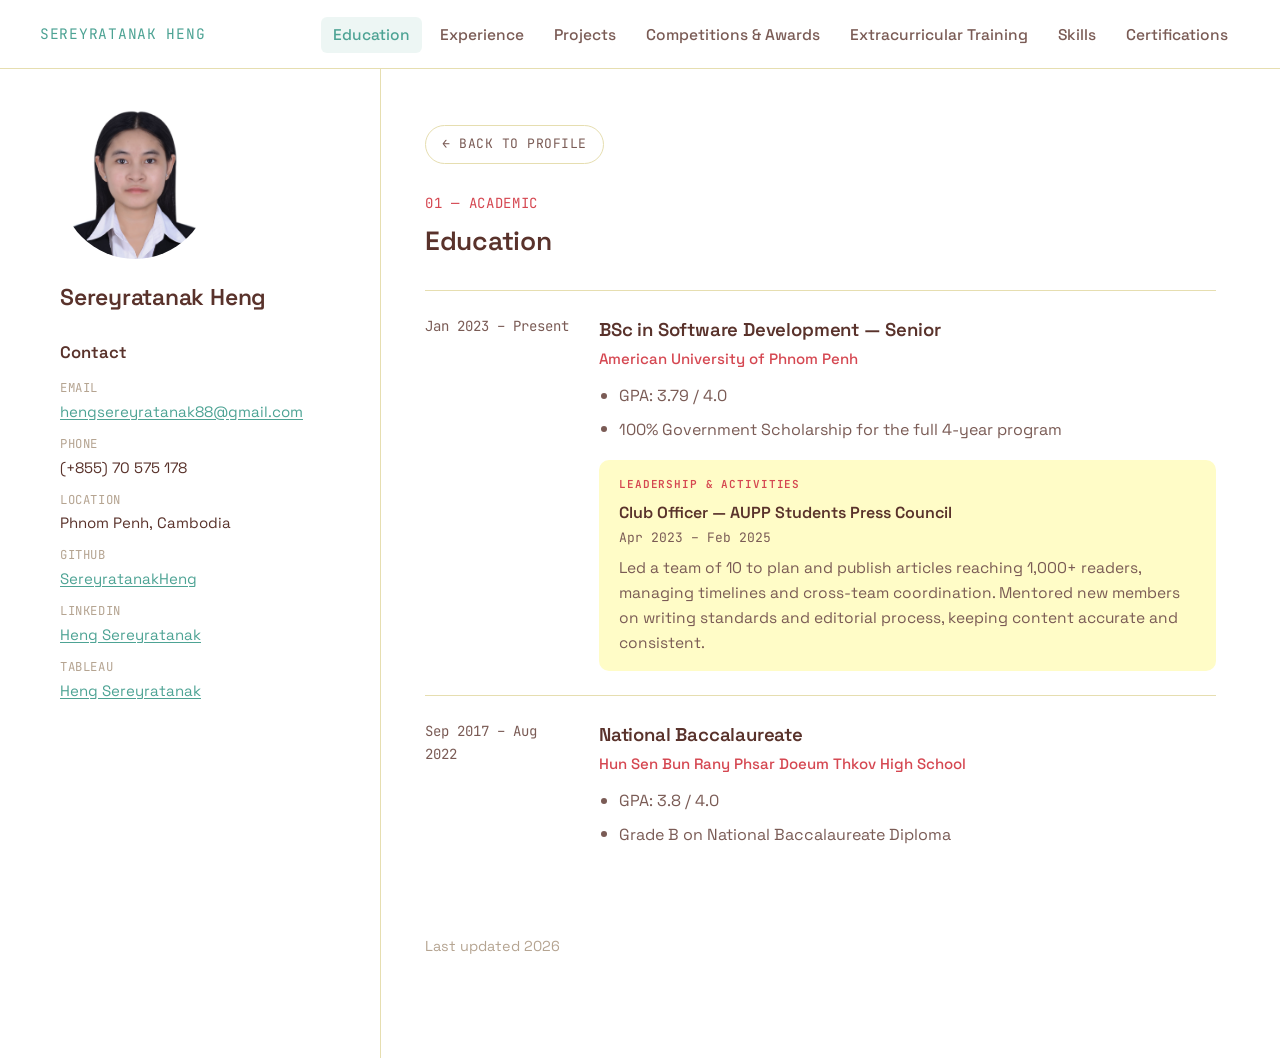
<file: education.html>
<!DOCTYPE html>
<html lang="en">
<head>
<meta charset="UTF-8">
<meta name="viewport" content="width=device-width, initial-scale=1.0">
<title>Education — Sereyratanak Heng</title>
<link rel="preconnect" href="https://fonts.googleapis.com">
<link rel="preconnect" href="https://fonts.gstatic.com" crossorigin>
<link href="https://fonts.googleapis.com/css2?family=Space+Grotesk:wght@300;400;500;600;700&family=JetBrains+Mono:wght@400;500;700&display=swap" rel="stylesheet">
<style>
  :root{
    --bg: #ffffff;
    --surface: #FFFCC7;
    --line: #E6DEB0;
    --text: #59322B;
    --text-muted: #7A5B55;
    --gold: #4DA394;
    --teal: #D54751;
    --highlight: #EF9A48;
  }

  *{ box-sizing: border-box; }

  body{
    margin: 0;
    background: var(--bg);
    color: var(--text);
    font-family: 'Space Grotesk', sans-serif;
    line-height: 1.6;
    font-size: 17.5px;
    -webkit-font-smoothing: antialiased;
  }

  a{ color: var(--teal); text-decoration: none; }
  a:hover{ text-decoration: underline; }

  h1, h2, h3{ font-family: 'Space Grotesk', sans-serif; font-weight: 600; letter-spacing: -0.01em; }

  /* ---------- TOP HEADER ---------- */
  header{
    position: sticky;
    top: 0;
    z-index: 100;
    background: #ffffff;
    border-bottom: 1px solid var(--line);
  }
  .header-inner{
    max-width: none;
    padding: 20px 40px;
    display: flex;
    align-items: center;
    justify-content: space-between;
  }
  .header-mark{
    font-family: 'JetBrains Mono', monospace;
    font-size: 14.5px;
    color: var(--gold);
    letter-spacing: 0.05em;
  }
  .header-nav{ display: flex; gap: 6px; list-style: none; margin: 0; padding: 0; flex-wrap: wrap; justify-content: flex-end; }
  .header-nav a{
    font-size: 15.5px;
    color: var(--text-muted);
    text-decoration: none;
    padding: 8px 12px;
    border-radius: 6px;
    font-weight: 500;
    transition: color .2s, background .2s;
    white-space: nowrap;
  }
  .header-nav a:hover{ color: var(--text); background: var(--surface); }
  .header-nav a.active{ color: var(--gold); background: rgba(77,163,148,0.10); }
  .header-toggle{
    display: none;
    background: none;
    border: 1px solid var(--line);
    color: var(--text);
    border-radius: 6px;
    padding: 8px 12px;
    font-size: 15.5px;
  }
  @media (max-width: 900px){
    .header-nav{
      position: fixed; top: 60px; left: 0; right: 0; bottom: 0;
      background: #ffffff; flex-direction: column; padding: 24px;
      transform: translateX(100%); transition: transform .25s ease;
    }
    .header-nav.open{ transform: translateX(0); }
    .header-nav a{ font-size: 20px; padding: 14px 0; border-bottom: 1px solid var(--line); border-radius: 0; }
    .header-toggle{ display: block; }
  }

  .layout{
    display: flex;
    max-width: none;
    padding: 0 40px;
    align-items: flex-start;
  }

  /* ---------- SIDEBAR ---------- */
  .sidebar{
    width: 300px;
    flex-shrink: 0;
    padding: 40px 8px 56px 20px;
    position: sticky;
    top: 61px;
    align-self: flex-start;
    max-height: calc(100vh - 61px);
    overflow-y: auto;
  }

  .sidebar img{
    width: 150px; height: 150px;
    border-radius: 50%;
    object-fit: cover;
    display: block;
    margin-bottom: 20px;
  }

  .sidebar .photo-placeholder{
    width: 150px; height: 150px;
    border-radius: 50%;
    background: var(--surface);
    border: 1px solid var(--line);
    color: #B5A491;
    display: flex; align-items: center; justify-content: center;
    text-align: center; font-size: 0.86rem;
    margin-bottom: 20px;
  }

  .sidebar h1{ font-size: 1.43rem; margin: 0 0 24px; }
  .sidebar .role{ color: var(--text-muted); font-size: 0.97rem; margin-bottom: 24px; }

  .sidebar .contact-heading{
    font-family: 'Space Grotesk', sans-serif;
    font-size: 1.04rem;
    font-weight: 600;
    color: var(--text);
    margin-bottom: 12px;
  }

  .sidebar .contact-list{ list-style: none; padding: 0; margin: 0; font-size: 0.94rem; }
  .sidebar .contact-list li{ margin-bottom: 10px; }
  .sidebar .contact-list span{
    display: block; font-family: 'JetBrains Mono', monospace;
    color: #B5A491; font-size: 0.77rem; text-transform: uppercase;
    letter-spacing: 0.05em; margin-bottom: 2px;
  }
  .sidebar .contact-list a{
    color: var(--gold);
    text-decoration: underline;
    text-underline-offset: 2px;
    overflow-wrap: break-word;
  }
  .sidebar .contact-list a:hover{
    color: var(--teal);
  }

  /* ---------- DIVIDER ---------- */
  .divider{
    width: 1px;
    align-self: stretch;
    background: var(--line);
    margin-left: 40px;
    flex-shrink: 0;
  }

  /* ---------- MAIN ---------- */
  main{
    flex: 1; min-width: 0;
    padding: 56px 24px 100px 44px;
  }

  main > p.intro{
    margin: 0 0 40px; max-width: 640px;
    color: var(--text-muted); font-size: 17.5px;
  }

  section{ margin-bottom: 56px; }

  .section-head{ margin-bottom: 28px; }
  .section-head .index{
    font-family: 'JetBrains Mono', monospace; font-size: 14px;
    color: var(--teal); letter-spacing: 0.05em;
  }
  .section-head h2{ font-size: 1.65rem; margin: 6px 0 0; }

  /* keep long-form rows at a readable measure on very wide screens */
  .exp-item, .proj-item, .award-item, .skill-row{ max-width: 1240px; }

  /* ---------- EXPERIENCE ---------- */
  .exp-item{
    display: grid; grid-template-columns: 150px 1fr; gap: 24px;
    padding: 24px 0; border-top: 1px solid var(--line);
  }
  .exp-item:first-of-type{ border-top: none; padding-top: 0; }
  .exp-date{ font-family: 'JetBrains Mono', monospace; font-size: 14px; color: var(--text-muted); }
  .exp-role h3{ font-size: 1.16rem; font-weight: 600; margin: 0; }
  .exp-org{ color: var(--teal); font-size: 15px; margin-top: 2px; font-weight: 500; }
  .exp-org a{
    color: var(--gold);
    text-decoration: underline;
    text-underline-offset: 2px;
  }
  .exp-org a:hover{
    color: var(--teal);
  }
  .exp-list{ margin: 12px 0 0; padding: 0; list-style: none; }
  .exp-list li{
    position: relative; padding-left: 20px; margin-bottom: 8px;
    color: var(--text-muted); font-size: 16px;
  }
  .exp-list li::before{
    content: ''; position: absolute; left: 2px; top: 0.6em;
    width: 6px; height: 6px; border-radius: 50%;
    background: var(--text-muted);
  }

  .sub-activity{
    margin-top: 18px;
    padding: 16px 20px;
    background: var(--surface);
    border-radius: 10px;
  }
  .sub-activity-label{
    font-family: 'JetBrains Mono', monospace;
    font-size: 11px; letter-spacing: 0.08em; text-transform: uppercase;
    color: var(--teal); font-weight: 600; margin-bottom: 6px;
  }
  .sub-activity-title{ font-weight: 600; color: var(--text); font-size: 16px; }
  .sub-activity-date{
    font-family: 'JetBrains Mono', monospace;
    font-size: 13px; color: var(--text-muted); margin: 2px 0 8px;
  }
  .sub-activity-desc{ margin: 0; color: var(--text-muted); font-size: 15.5px; }

  @media (max-width: 700px){
    .exp-item{ grid-template-columns: 1fr; gap: 8px; }
  }

  /* ---------- PROJECTS ---------- */
  .proj-item{
    display: grid; grid-template-columns: 150px 1fr; gap: 24px;
    padding: 24px 0; border-top: 1px solid var(--line);
  }
  .proj-item:first-of-type{ border-top: none; padding-top: 0; }
  .proj-item .metric{
    font-family: 'JetBrains Mono', monospace; font-size: 1.26rem;
    color: var(--gold); font-weight: 700;
  }
  .proj-item .metric-label{ font-size: 14px; color: var(--text-muted); margin-left: 6px; }

  @media (max-width: 700px){
    .proj-item{ grid-template-columns: 1fr; gap: 8px; }
  }

  /* ---------- AWARD-STYLE LIST (reused for training) ---------- */
  .award-item{
    display: flex; gap: 20px; padding: 22px 0;
    border-top: 1px solid var(--line); align-items: flex-start;
  }
  .award-item:first-of-type{ border-top: none; padding-top: 0; }
  .award-badge{
    flex-shrink: 0; width: 52px; height: 52px; border-radius: 50%;
    border: 1px solid var(--gold); display: flex; align-items: center; justify-content: center;
    font-family: 'JetBrains Mono', monospace; font-size: 11.5px; color: var(--gold);
    text-align: center; font-weight: 700; line-height: 1.2;
  }
  .award-content h3{ font-size: 1.1rem; margin: 0; }
  .award-content .meta{ font-size: 14px; color: var(--teal); margin-top: 2px; font-weight: 500; }
  .award-content p{ margin: 8px 0 0; color: var(--text-muted); font-size: 16px; max-width: 580px; }
  /* ---------- SKILLS ---------- */
  .skill-row{
    display: grid; grid-template-columns: 170px 1fr; gap: 20px;
    padding: 16px 0; border-top: 1px solid var(--line);
    font-size: 16px; align-items: baseline;
  }
  .skill-row:first-of-type{ border-top: none; padding-top: 0; }
  .skill-label{
    font-family: 'JetBrains Mono', monospace; font-size: 13px;
    color: var(--teal); text-transform: uppercase; letter-spacing: 0.04em;
  }
  .skill-value{ color: var(--text-muted); }
  @media (max-width: 700px){
    .skill-row{ grid-template-columns: 1fr; gap: 4px; }
  }

  /* ---------- DETAIL PAGE ---------- */
  .back-link{
    display: inline-flex; align-items: center; gap: 8px;
    margin-bottom: 28px; padding: 8px 16px;
    border: 1px solid var(--line); border-radius: 999px;
    font-family: 'JetBrains Mono', monospace;
    font-size: 13px; color: var(--text-muted);
    letter-spacing: 0.04em; text-decoration: none;
    transition: border-color .2s, color .2s, background .2s;
  }
  .back-link:hover{
    border-color: var(--gold); color: var(--gold); background: var(--surface);
    text-decoration: none;
  }
  footer{ color: #B5A491; font-size: 0.9rem; margin-top: 10px; }

  @media (max-width: 760px){
    .header-inner{ padding: 16px 20px; }
    .layout{ flex-direction: column; padding: 0; }
    .divider{ display: none; }
    .sidebar{
      width: 100%; position: static;
      padding: 32px 20px 24px; border-bottom: 1px solid var(--line);
    }
    main{ padding: 32px 20px 60px; }
  }
</style>
</head>
<body>

<header>
  <div class="header-inner">
    <div class="header-mark"><a href="index.html" style="color:inherit">SEREYRATANAK HENG</a></div>
    <button class="header-toggle" id="headerToggle" aria-label="Toggle navigation">&#9776;</button>
    <ul class="header-nav" id="headerNav">
      <li><a href="education.html" class="active" aria-current="page">Education</a></li>
      <li><a href="experience.html">Experience</a></li>
      <li><a href="projects.html">Projects</a></li>
      <li><a href="awards.html">Competitions &amp; Awards</a></li>
      <li><a href="training.html">Extracurricular Training</a></li>
      <li><a href="skills.html">Skills</a></li>
      <li><a href="certifications.html">Certifications</a></li>
    </ul>
  </div>
</header>

<div class="layout">

  <aside class="sidebar">
    <!-- Replace src below with your photo, e.g. "photo.jpg" placed in the same folder -->
    <img src="photo.jpg" alt="Sereyratanak Heng" onerror="this.style.display='none'; this.nextElementSibling.style.display='flex';">
    <div class="photo-placeholder" style="display:none;">Add photo.jpg<br>to this folder</div>

    <h1>Sereyratanak Heng</h1>

    <div class="contact-heading">Contact</div>
    <ul class="contact-list">
      <li><span>Email</span><a href="mailto:hengsereyratanak88@gmail.com">hengsereyratanak88<wbr>@gmail.com</a></li>
      <li><span>Phone</span>(+855) 70 575 178</li>
      <li><span>Location</span>Phnom Penh, Cambodia</li>
      <li><span>GitHub</span><a href="https://github.com/SereyratanakHeng" target="_blank" rel="noopener">SereyratanakHeng</a></li>
      <li><span>LinkedIn</span><a href="https://linkedin.com/in/heng-sereyratanak" target="_blank" rel="noopener">Heng Sereyratanak</a></li>
      <li><span>Tableau</span><a href="https://public.tableau.com/app/profile/sereyratanak.heng/vizzes" target="_blank" rel="noopener">Heng Sereyratanak</a></li>
    </ul>
  </aside>

  <div class="divider"></div>

  <main>

    <a class="back-link" href="index.html">&#8592; BACK TO PROFILE</a>

    <section id="education">
      <div class="section-head">
        <div class="index">01 — ACADEMIC</div>
        <h2>Education</h2>
      </div>

      <div class="exp-item">
        <div class="exp-date">Jan 2023 – Present</div>
        <div class="exp-role">
          <h3>BSc in Software Development — Senior</h3>
          <div class="exp-org">American University of Phnom Penh</div>
          <ul class="exp-list">
            <li>GPA: 3.79 / 4.0</li>
            <li>100% Government Scholarship for the full 4-year program</li>
          </ul>

          <div class="sub-activity">
            <div class="sub-activity-label">Leadership &amp; Activities</div>
            <div class="sub-activity-title">Club Officer — AUPP Students Press Council</div>
            <div class="sub-activity-date">Apr 2023 – Feb 2025</div>
            <p class="sub-activity-desc">Led a team of 10 to plan and publish articles reaching 1,000+ readers, managing timelines and cross-team coordination. Mentored new members on writing standards and editorial process, keeping content accurate and consistent.</p>
          </div>
        </div>
      </div>

      <div class="exp-item">
        <div class="exp-date">Sep 2017 – Aug 2022</div>
        <div class="exp-role">
          <h3>National Baccalaureate</h3>
          <div class="exp-org">Hun Sen Bun Rany Phsar Doeum Thkov High School</div>
          <ul class="exp-list">
            <li>GPA: 3.8 / 4.0</li>
            <li>Grade B on National Baccalaureate Diploma</li>
          </ul>
        </div>
      </div>

    </section>

    <footer>Last updated 2026</footer>
  </main>

</div>

<script>
  // mobile nav toggle
  const toggle = document.getElementById('headerToggle');
  const navList = document.getElementById('headerNav');
  toggle.addEventListener('click', () => navList.classList.toggle('open'));
  navList.querySelectorAll('a').forEach(a => a.addEventListener('click', () => navList.classList.remove('open')));
</script>

</body>
</html>
</file>
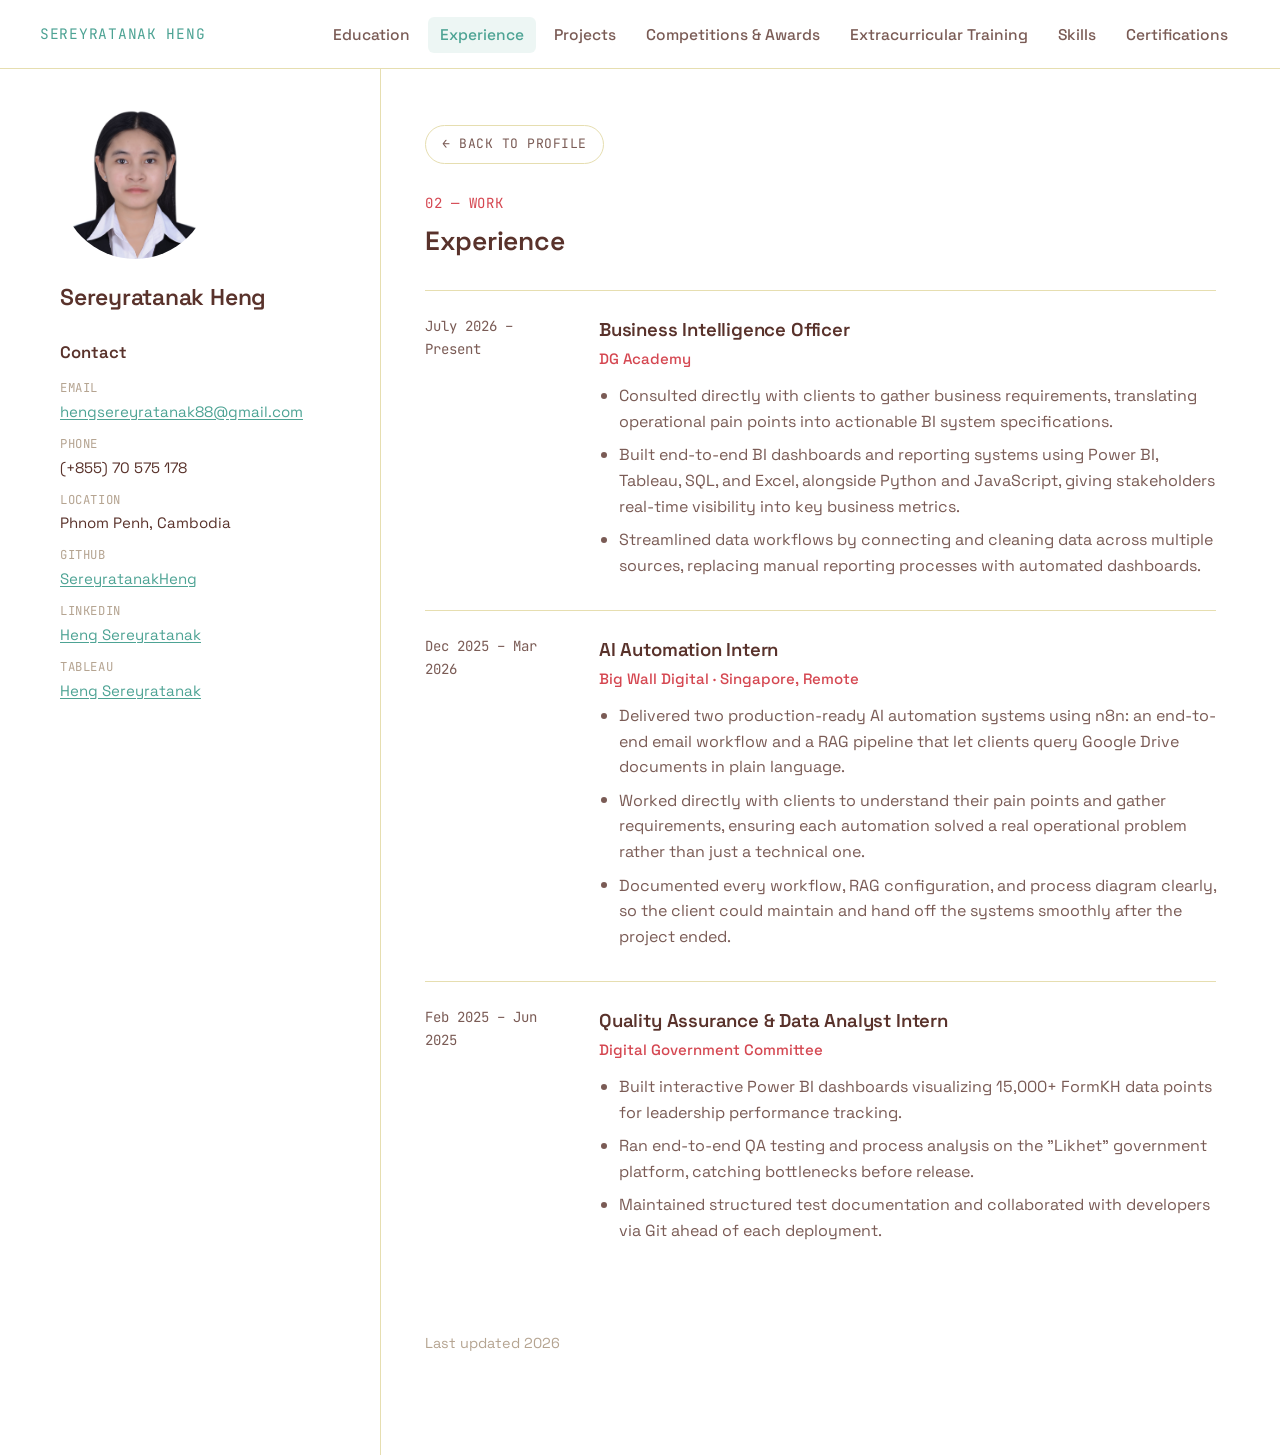
<file: experience.html>
<!DOCTYPE html>
<html lang="en">
<head>
<meta charset="UTF-8">
<meta name="viewport" content="width=device-width, initial-scale=1.0">
<title>Experience — Sereyratanak Heng</title>
<link rel="preconnect" href="https://fonts.googleapis.com">
<link rel="preconnect" href="https://fonts.gstatic.com" crossorigin>
<link href="https://fonts.googleapis.com/css2?family=Space+Grotesk:wght@300;400;500;600;700&family=JetBrains+Mono:wght@400;500;700&display=swap" rel="stylesheet">
<style>
  :root{
    --bg: #ffffff;
    --surface: #FFFCC7;
    --line: #E6DEB0;
    --text: #59322B;
    --text-muted: #7A5B55;
    --gold: #4DA394;
    --teal: #D54751;
    --highlight: #EF9A48;
  }

  *{ box-sizing: border-box; }

  body{
    margin: 0;
    background: var(--bg);
    color: var(--text);
    font-family: 'Space Grotesk', sans-serif;
    line-height: 1.6;
    font-size: 17.5px;
    -webkit-font-smoothing: antialiased;
  }

  a{ color: var(--teal); text-decoration: none; }
  a:hover{ text-decoration: underline; }

  h1, h2, h3{ font-family: 'Space Grotesk', sans-serif; font-weight: 600; letter-spacing: -0.01em; }

  /* ---------- TOP HEADER ---------- */
  header{
    position: sticky;
    top: 0;
    z-index: 100;
    background: #ffffff;
    border-bottom: 1px solid var(--line);
  }
  .header-inner{
    max-width: none;
    padding: 20px 40px;
    display: flex;
    align-items: center;
    justify-content: space-between;
  }
  .header-mark{
    font-family: 'JetBrains Mono', monospace;
    font-size: 14.5px;
    color: var(--gold);
    letter-spacing: 0.05em;
  }
  .header-nav{ display: flex; gap: 6px; list-style: none; margin: 0; padding: 0; flex-wrap: wrap; justify-content: flex-end; }
  .header-nav a{
    font-size: 15.5px;
    color: var(--text-muted);
    text-decoration: none;
    padding: 8px 12px;
    border-radius: 6px;
    font-weight: 500;
    transition: color .2s, background .2s;
    white-space: nowrap;
  }
  .header-nav a:hover{ color: var(--text); background: var(--surface); }
  .header-nav a.active{ color: var(--gold); background: rgba(77,163,148,0.10); }
  .header-toggle{
    display: none;
    background: none;
    border: 1px solid var(--line);
    color: var(--text);
    border-radius: 6px;
    padding: 8px 12px;
    font-size: 15.5px;
  }
  @media (max-width: 900px){
    .header-nav{
      position: fixed; top: 60px; left: 0; right: 0; bottom: 0;
      background: #ffffff; flex-direction: column; padding: 24px;
      transform: translateX(100%); transition: transform .25s ease;
    }
    .header-nav.open{ transform: translateX(0); }
    .header-nav a{ font-size: 20px; padding: 14px 0; border-bottom: 1px solid var(--line); border-radius: 0; }
    .header-toggle{ display: block; }
  }

  .layout{
    display: flex;
    max-width: none;
    padding: 0 40px;
    align-items: flex-start;
  }

  /* ---------- SIDEBAR ---------- */
  .sidebar{
    width: 300px;
    flex-shrink: 0;
    padding: 40px 8px 56px 20px;
    position: sticky;
    top: 61px;
    align-self: flex-start;
    max-height: calc(100vh - 61px);
    overflow-y: auto;
  }

  .sidebar img{
    width: 150px; height: 150px;
    border-radius: 50%;
    object-fit: cover;
    display: block;
    margin-bottom: 20px;
  }

  .sidebar .photo-placeholder{
    width: 150px; height: 150px;
    border-radius: 50%;
    background: var(--surface);
    border: 1px solid var(--line);
    color: #B5A491;
    display: flex; align-items: center; justify-content: center;
    text-align: center; font-size: 0.86rem;
    margin-bottom: 20px;
  }

  .sidebar h1{ font-size: 1.43rem; margin: 0 0 24px; }
  .sidebar .role{ color: var(--text-muted); font-size: 0.97rem; margin-bottom: 24px; }

  .sidebar .contact-heading{
    font-family: 'Space Grotesk', sans-serif;
    font-size: 1.04rem;
    font-weight: 600;
    color: var(--text);
    margin-bottom: 12px;
  }

  .sidebar .contact-list{ list-style: none; padding: 0; margin: 0; font-size: 0.94rem; }
  .sidebar .contact-list li{ margin-bottom: 10px; }
  .sidebar .contact-list span{
    display: block; font-family: 'JetBrains Mono', monospace;
    color: #B5A491; font-size: 0.77rem; text-transform: uppercase;
    letter-spacing: 0.05em; margin-bottom: 2px;
  }
  .sidebar .contact-list a{
    color: var(--gold);
    text-decoration: underline;
    text-underline-offset: 2px;
    overflow-wrap: break-word;
  }
  .sidebar .contact-list a:hover{
    color: var(--teal);
  }

  /* ---------- DIVIDER ---------- */
  .divider{
    width: 1px;
    align-self: stretch;
    background: var(--line);
    margin-left: 40px;
    flex-shrink: 0;
  }

  /* ---------- MAIN ---------- */
  main{
    flex: 1; min-width: 0;
    padding: 56px 24px 100px 44px;
  }

  main > p.intro{
    margin: 0 0 40px; max-width: 640px;
    color: var(--text-muted); font-size: 17.5px;
  }

  section{ margin-bottom: 56px; }

  .section-head{ margin-bottom: 28px; }
  .section-head .index{
    font-family: 'JetBrains Mono', monospace; font-size: 14px;
    color: var(--teal); letter-spacing: 0.05em;
  }
  .section-head h2{ font-size: 1.65rem; margin: 6px 0 0; }

  /* keep long-form rows at a readable measure on very wide screens */
  .exp-item, .proj-item, .award-item, .skill-row{ max-width: 1240px; }

  /* ---------- EXPERIENCE ---------- */
  .exp-item{
    display: grid; grid-template-columns: 150px 1fr; gap: 24px;
    padding: 24px 0; border-top: 1px solid var(--line);
  }
  .exp-item:first-of-type{ border-top: none; padding-top: 0; }
  .exp-date{ font-family: 'JetBrains Mono', monospace; font-size: 14px; color: var(--text-muted); }
  .exp-role h3{ font-size: 1.16rem; font-weight: 600; margin: 0; }
  .exp-org{ color: var(--teal); font-size: 15px; margin-top: 2px; font-weight: 500; }
  .exp-org a{
    color: var(--gold);
    text-decoration: underline;
    text-underline-offset: 2px;
  }
  .exp-org a:hover{
    color: var(--teal);
  }
  .exp-list{ margin: 12px 0 0; padding: 0; list-style: none; }
  .exp-list li{
    position: relative; padding-left: 20px; margin-bottom: 8px;
    color: var(--text-muted); font-size: 16px;
  }
  .exp-list li::before{
    content: ''; position: absolute; left: 2px; top: 0.6em;
    width: 6px; height: 6px; border-radius: 50%;
    background: var(--text-muted);
  }

  @media (max-width: 700px){
    .exp-item{ grid-template-columns: 1fr; gap: 8px; }
  }

  /* ---------- PROJECTS ---------- */
  .proj-item{
    display: grid; grid-template-columns: 150px 1fr; gap: 24px;
    padding: 24px 0; border-top: 1px solid var(--line);
  }
  .proj-item:first-of-type{ border-top: none; padding-top: 0; }
  .proj-item .metric{
    font-family: 'JetBrains Mono', monospace; font-size: 1.26rem;
    color: var(--gold); font-weight: 700;
  }
  .proj-item .metric-label{ font-size: 14px; color: var(--text-muted); margin-left: 6px; }

  @media (max-width: 700px){
    .proj-item{ grid-template-columns: 1fr; gap: 8px; }
  }

  /* ---------- AWARD-STYLE LIST (reused for training) ---------- */
  .award-item{
    display: flex; gap: 20px; padding: 22px 0;
    border-top: 1px solid var(--line); align-items: flex-start;
  }
  .award-item:first-of-type{ border-top: none; padding-top: 0; }
  .award-badge{
    flex-shrink: 0; width: 52px; height: 52px; border-radius: 50%;
    border: 1px solid var(--gold); display: flex; align-items: center; justify-content: center;
    font-family: 'JetBrains Mono', monospace; font-size: 11.5px; color: var(--gold);
    text-align: center; font-weight: 700; line-height: 1.2;
  }
  .award-content h3{ font-size: 1.1rem; margin: 0; }
  .award-content .meta{ font-size: 14px; color: var(--teal); margin-top: 2px; font-weight: 500; }
  .award-content p{ margin: 8px 0 0; color: var(--text-muted); font-size: 16px; max-width: 580px; }
  /* ---------- SKILLS ---------- */
  .skill-row{
    display: grid; grid-template-columns: 170px 1fr; gap: 20px;
    padding: 16px 0; border-top: 1px solid var(--line);
    font-size: 16px; align-items: baseline;
  }
  .skill-row:first-of-type{ border-top: none; padding-top: 0; }
  .skill-label{
    font-family: 'JetBrains Mono', monospace; font-size: 13px;
    color: var(--teal); text-transform: uppercase; letter-spacing: 0.04em;
  }
  .skill-value{ color: var(--text-muted); }
  @media (max-width: 700px){
    .skill-row{ grid-template-columns: 1fr; gap: 4px; }
  }

  /* ---------- DETAIL PAGE ---------- */
  .back-link{
    display: inline-flex; align-items: center; gap: 8px;
    margin-bottom: 28px; padding: 8px 16px;
    border: 1px solid var(--line); border-radius: 999px;
    font-family: 'JetBrains Mono', monospace;
    font-size: 13px; color: var(--text-muted);
    letter-spacing: 0.04em; text-decoration: none;
    transition: border-color .2s, color .2s, background .2s;
  }
  .back-link:hover{
    border-color: var(--gold); color: var(--gold); background: var(--surface);
    text-decoration: none;
  }
  footer{ color: #B5A491; font-size: 0.9rem; margin-top: 10px; }

  @media (max-width: 760px){
    .header-inner{ padding: 16px 20px; }
    .layout{ flex-direction: column; padding: 0; }
    .divider{ display: none; }
    .sidebar{
      width: 100%; position: static;
      padding: 32px 20px 24px; border-bottom: 1px solid var(--line);
    }
    main{ padding: 32px 20px 60px; }
  }
</style>
</head>
<body>

<header>
  <div class="header-inner">
    <div class="header-mark"><a href="index.html" style="color:inherit">SEREYRATANAK HENG</a></div>
    <button class="header-toggle" id="headerToggle" aria-label="Toggle navigation">&#9776;</button>
    <ul class="header-nav" id="headerNav">
      <li><a href="education.html">Education</a></li>
      <li><a href="experience.html" class="active" aria-current="page">Experience</a></li>
      <li><a href="projects.html">Projects</a></li>
      <li><a href="awards.html">Competitions &amp; Awards</a></li>
      <li><a href="training.html">Extracurricular Training</a></li>
      <li><a href="skills.html">Skills</a></li>
      <li><a href="certifications.html">Certifications</a></li>
    </ul>
  </div>
</header>

<div class="layout">

  <aside class="sidebar">
    <!-- Replace src below with your photo, e.g. "photo.jpg" placed in the same folder -->
    <img src="photo.jpg" alt="Sereyratanak Heng" onerror="this.style.display='none'; this.nextElementSibling.style.display='flex';">
    <div class="photo-placeholder" style="display:none;">Add photo.jpg<br>to this folder</div>

    <h1>Sereyratanak Heng</h1>

    <div class="contact-heading">Contact</div>
    <ul class="contact-list">
      <li><span>Email</span><a href="mailto:hengsereyratanak88@gmail.com">hengsereyratanak88<wbr>@gmail.com</a></li>
      <li><span>Phone</span>(+855) 70 575 178</li>
      <li><span>Location</span>Phnom Penh, Cambodia</li>
      <li><span>GitHub</span><a href="https://github.com/SereyratanakHeng" target="_blank" rel="noopener">SereyratanakHeng</a></li>
      <li><span>LinkedIn</span><a href="https://linkedin.com/in/heng-sereyratanak" target="_blank" rel="noopener">Heng Sereyratanak</a></li>
      <li><span>Tableau</span><a href="https://public.tableau.com/app/profile/sereyratanak.heng/vizzes" target="_blank" rel="noopener">Heng Sereyratanak</a></li>
    </ul>
  </aside>

  <div class="divider"></div>

  <main>

    <a class="back-link" href="index.html">&#8592; BACK TO PROFILE</a>

    <section id="experience">
      <div class="section-head">
        <div class="index">02 — WORK</div>
        <h2>Experience</h2>
      </div>

      <div class="exp-item">
        <div class="exp-date">July 2026 – Present</div>
        <div class="exp-role">
          <h3>Business Intelligence Officer</h3>
          <div class="exp-org">DG Academy</div>
          <ul class="exp-list">
            <li>Consulted directly with clients to gather business requirements, translating operational pain points into actionable BI system specifications.</li>
            <li>Built end-to-end BI dashboards and reporting systems using Power BI, Tableau, SQL, and Excel, alongside Python and JavaScript, giving stakeholders real-time visibility into key business metrics.</li>
            <li>Streamlined data workflows by connecting and cleaning data across multiple sources, replacing manual reporting processes with automated dashboards.</li>
          </ul>
        </div>
      </div>

      <div class="exp-item">
        <div class="exp-date">Dec 2025 – Mar 2026</div>
        <div class="exp-role">
          <h3>AI Automation Intern</h3>
          <div class="exp-org">Big Wall Digital · Singapore, Remote</div>
          <ul class="exp-list">
            <li>Delivered two production-ready AI automation systems using n8n: an end-to-end email workflow and a RAG pipeline that let clients query Google Drive documents in plain language.</li>
            <li>Worked directly with clients to understand their pain points and gather requirements, ensuring each automation solved a real operational problem rather than just a technical one.</li>
            <li>Documented every workflow, RAG configuration, and process diagram clearly, so the client could maintain and hand off the systems smoothly after the project ended.</li>
          </ul>
        </div>
      </div>

      <div class="exp-item">
        <div class="exp-date">Feb 2025 – Jun 2025</div>
        <div class="exp-role">
          <h3>Quality Assurance &amp; Data Analyst Intern</h3>
          <div class="exp-org">Digital Government Committee</div>
          <ul class="exp-list">
            <li>Built interactive Power BI dashboards visualizing 15,000+ FormKH data points for leadership performance tracking.</li>
            <li>Ran end-to-end QA testing and process analysis on the "Likhet" government platform, catching bottlenecks before release.</li>
            <li>Maintained structured test documentation and collaborated with developers via Git ahead of each deployment.</li>
          </ul>
        </div>
      </div>

    </section>

    <footer>Last updated 2026</footer>
  </main>

</div>

<script>
  // mobile nav toggle
  const toggle = document.getElementById('headerToggle');
  const navList = document.getElementById('headerNav');
  toggle.addEventListener('click', () => navList.classList.toggle('open'));
  navList.querySelectorAll('a').forEach(a => a.addEventListener('click', () => navList.classList.remove('open')));
</script>

</body>
</html>
</file>
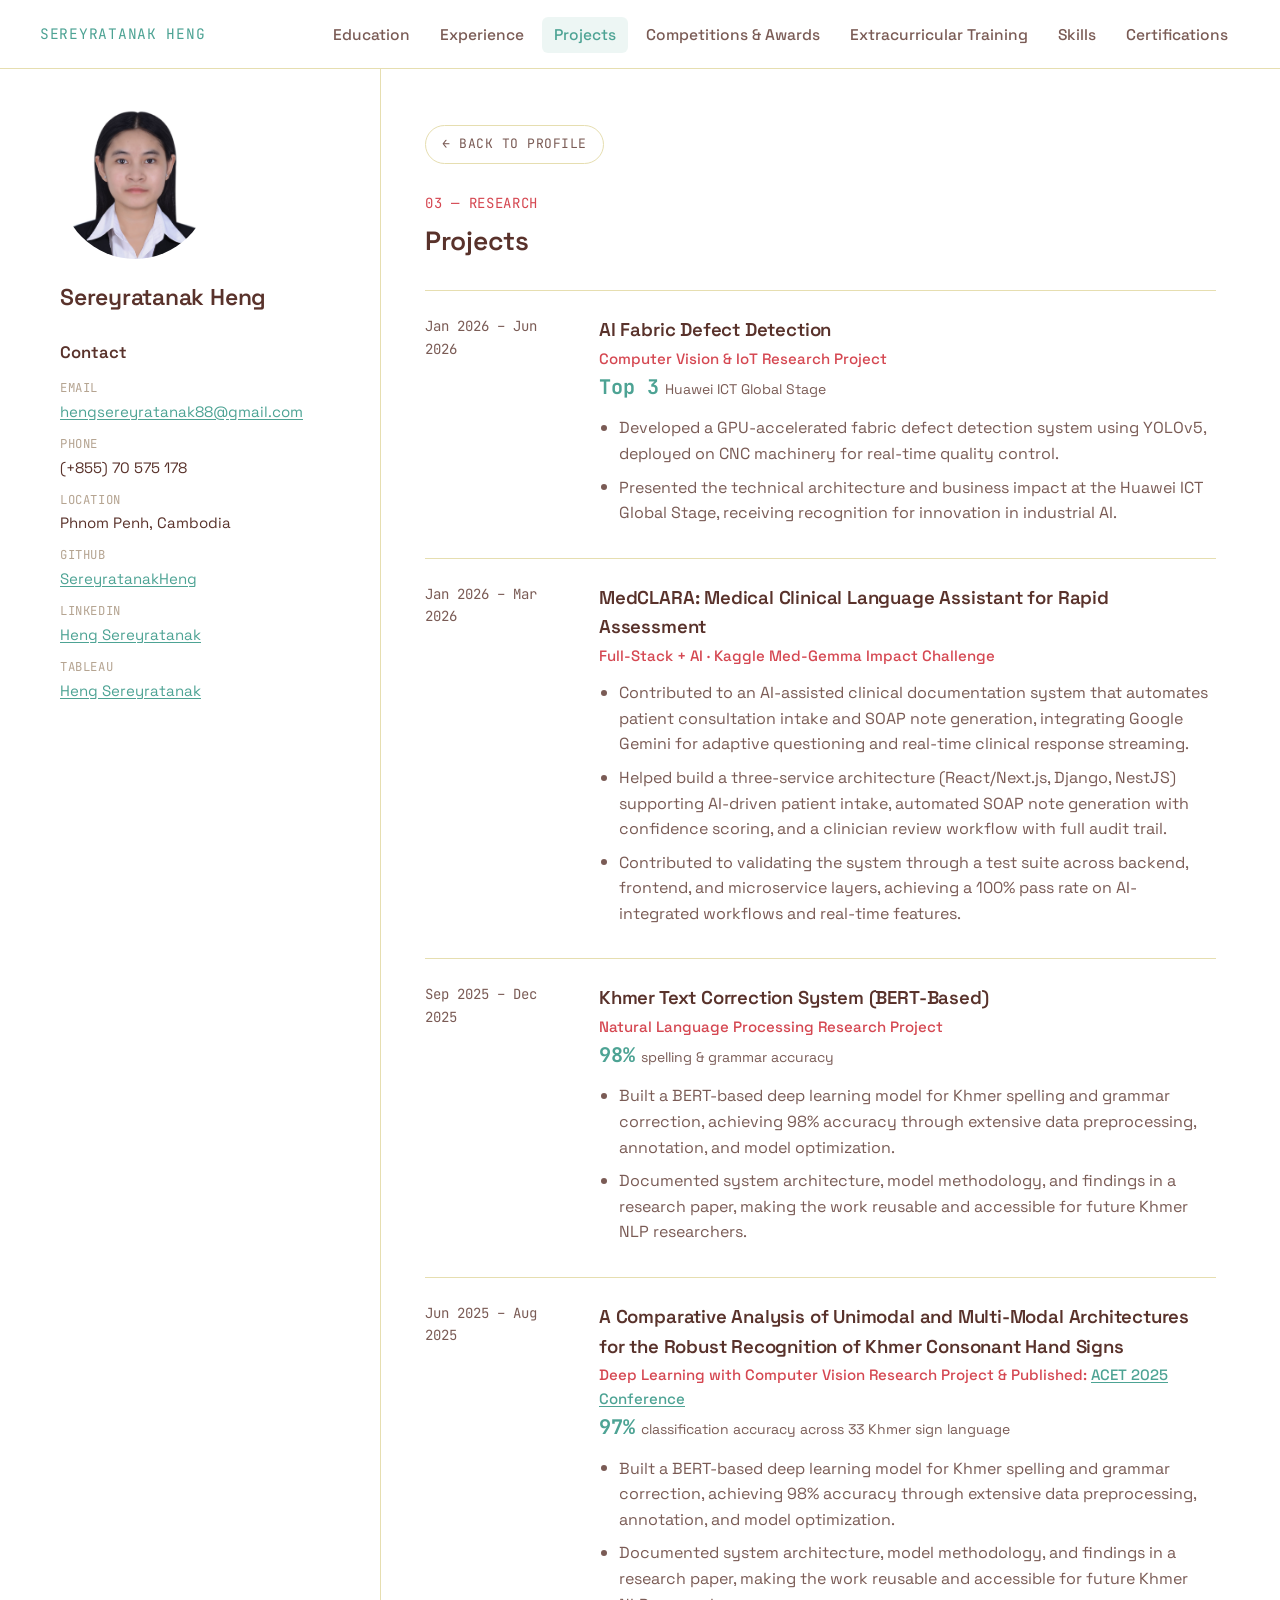
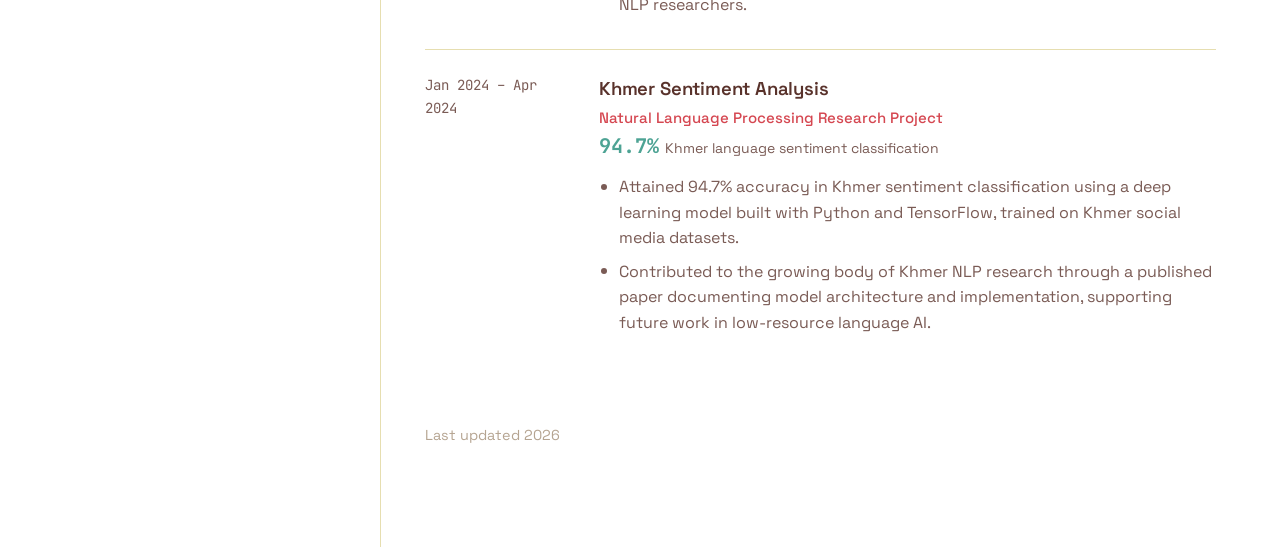
<file: projects.html>
<!DOCTYPE html>
<html lang="en">
<head>
<meta charset="UTF-8">
<meta name="viewport" content="width=device-width, initial-scale=1.0">
<title>Projects — Sereyratanak Heng</title>
<link rel="preconnect" href="https://fonts.googleapis.com">
<link rel="preconnect" href="https://fonts.gstatic.com" crossorigin>
<link href="https://fonts.googleapis.com/css2?family=Space+Grotesk:wght@300;400;500;600;700&family=JetBrains+Mono:wght@400;500;700&display=swap" rel="stylesheet">
<style>
  :root{
    --bg: #ffffff;
    --surface: #FFFCC7;
    --line: #E6DEB0;
    --text: #59322B;
    --text-muted: #7A5B55;
    --gold: #4DA394;
    --teal: #D54751;
    --highlight: #EF9A48;
  }

  *{ box-sizing: border-box; }

  body{
    margin: 0;
    background: var(--bg);
    color: var(--text);
    font-family: 'Space Grotesk', sans-serif;
    line-height: 1.6;
    font-size: 17.5px;
    -webkit-font-smoothing: antialiased;
  }

  a{ color: var(--teal); text-decoration: none; }
  a:hover{ text-decoration: underline; }

  h1, h2, h3{ font-family: 'Space Grotesk', sans-serif; font-weight: 600; letter-spacing: -0.01em; }

  /* ---------- TOP HEADER ---------- */
  header{
    position: sticky;
    top: 0;
    z-index: 100;
    background: #ffffff;
    border-bottom: 1px solid var(--line);
  }
  .header-inner{
    max-width: none;
    padding: 20px 40px;
    display: flex;
    align-items: center;
    justify-content: space-between;
  }
  .header-mark{
    font-family: 'JetBrains Mono', monospace;
    font-size: 14.5px;
    color: var(--gold);
    letter-spacing: 0.05em;
  }
  .header-nav{ display: flex; gap: 6px; list-style: none; margin: 0; padding: 0; flex-wrap: wrap; justify-content: flex-end; }
  .header-nav a{
    font-size: 15.5px;
    color: var(--text-muted);
    text-decoration: none;
    padding: 8px 12px;
    border-radius: 6px;
    font-weight: 500;
    transition: color .2s, background .2s;
    white-space: nowrap;
  }
  .header-nav a:hover{ color: var(--text); background: var(--surface); }
  .header-nav a.active{ color: var(--gold); background: rgba(77,163,148,0.10); }
  .header-toggle{
    display: none;
    background: none;
    border: 1px solid var(--line);
    color: var(--text);
    border-radius: 6px;
    padding: 8px 12px;
    font-size: 15.5px;
  }
  @media (max-width: 900px){
    .header-nav{
      position: fixed; top: 60px; left: 0; right: 0; bottom: 0;
      background: #ffffff; flex-direction: column; padding: 24px;
      transform: translateX(100%); transition: transform .25s ease;
    }
    .header-nav.open{ transform: translateX(0); }
    .header-nav a{ font-size: 20px; padding: 14px 0; border-bottom: 1px solid var(--line); border-radius: 0; }
    .header-toggle{ display: block; }
  }

  .layout{
    display: flex;
    max-width: none;
    padding: 0 40px;
    align-items: flex-start;
  }

  /* ---------- SIDEBAR ---------- */
  .sidebar{
    width: 300px;
    flex-shrink: 0;
    padding: 40px 8px 56px 20px;
    position: sticky;
    top: 61px;
    align-self: flex-start;
    max-height: calc(100vh - 61px);
    overflow-y: auto;
  }

  .sidebar img{
    width: 150px; height: 150px;
    border-radius: 50%;
    object-fit: cover;
    display: block;
    margin-bottom: 20px;
  }

  .sidebar .photo-placeholder{
    width: 150px; height: 150px;
    border-radius: 50%;
    background: var(--surface);
    border: 1px solid var(--line);
    color: #B5A491;
    display: flex; align-items: center; justify-content: center;
    text-align: center; font-size: 0.86rem;
    margin-bottom: 20px;
  }

  .sidebar h1{ font-size: 1.43rem; margin: 0 0 24px; }
  .sidebar .role{ color: var(--text-muted); font-size: 0.97rem; margin-bottom: 24px; }

  .sidebar .contact-heading{
    font-family: 'Space Grotesk', sans-serif;
    font-size: 1.04rem;
    font-weight: 600;
    color: var(--text);
    margin-bottom: 12px;
  }

  .sidebar .contact-list{ list-style: none; padding: 0; margin: 0; font-size: 0.94rem; }
  .sidebar .contact-list li{ margin-bottom: 10px; }
  .sidebar .contact-list span{
    display: block; font-family: 'JetBrains Mono', monospace;
    color: #B5A491; font-size: 0.77rem; text-transform: uppercase;
    letter-spacing: 0.05em; margin-bottom: 2px;
  }
  .sidebar .contact-list a{
    color: var(--gold);
    text-decoration: underline;
    text-underline-offset: 2px;
    overflow-wrap: break-word;
  }
  .sidebar .contact-list a:hover{
    color: var(--teal);
  }

  /* ---------- DIVIDER ---------- */
  .divider{
    width: 1px;
    align-self: stretch;
    background: var(--line);
    margin-left: 40px;
    flex-shrink: 0;
  }

  /* ---------- MAIN ---------- */
  main{
    flex: 1; min-width: 0;
    padding: 56px 24px 100px 44px;
  }

  main > p.intro{
    margin: 0 0 40px; max-width: 640px;
    color: var(--text-muted); font-size: 17.5px;
  }

  section{ margin-bottom: 56px; }

  .section-head{ margin-bottom: 28px; }
  .section-head .index{
    font-family: 'JetBrains Mono', monospace; font-size: 14px;
    color: var(--teal); letter-spacing: 0.05em;
  }
  .section-head h2{ font-size: 1.65rem; margin: 6px 0 0; }

  /* keep long-form rows at a readable measure on very wide screens */
  .exp-item, .proj-item, .award-item, .skill-row{ max-width: 1240px; }

  /* ---------- EXPERIENCE ---------- */
  .exp-item{
    display: grid; grid-template-columns: 150px 1fr; gap: 24px;
    padding: 24px 0; border-top: 1px solid var(--line);
  }
  .exp-item:first-of-type{ border-top: none; padding-top: 0; }
  .exp-date{ font-family: 'JetBrains Mono', monospace; font-size: 14px; color: var(--text-muted); }
  .exp-role h3{ font-size: 1.16rem; font-weight: 600; margin: 0; }
  .exp-org{ color: var(--teal); font-size: 15px; margin-top: 2px; font-weight: 500; }
  .exp-org a{
    color: var(--gold);
    text-decoration: underline;
    text-underline-offset: 2px;
  }
  .exp-org a:hover{
    color: var(--teal);
  }
  .exp-list{ margin: 12px 0 0; padding: 0; list-style: none; }
  .exp-list li{
    position: relative; padding-left: 20px; margin-bottom: 8px;
    color: var(--text-muted); font-size: 16px;
  }
  .exp-list li::before{
    content: ''; position: absolute; left: 2px; top: 0.6em;
    width: 6px; height: 6px; border-radius: 50%;
    background: var(--text-muted);
  }

  @media (max-width: 700px){
    .exp-item{ grid-template-columns: 1fr; gap: 8px; }
  }

  /* ---------- PROJECTS ---------- */
  .proj-item{
    display: grid; grid-template-columns: 150px 1fr; gap: 24px;
    padding: 24px 0; border-top: 1px solid var(--line);
  }
  .proj-item:first-of-type{ border-top: none; padding-top: 0; }
  .proj-item .metric{
    font-family: 'JetBrains Mono', monospace; font-size: 1.26rem;
    color: var(--gold); font-weight: 700;
  }
  .proj-item .metric-label{ font-size: 14px; color: var(--text-muted); margin-left: 6px; }

  @media (max-width: 700px){
    .proj-item{ grid-template-columns: 1fr; gap: 8px; }
  }

  /* ---------- AWARD-STYLE LIST (reused for training) ---------- */
  .award-item{
    display: flex; gap: 20px; padding: 22px 0;
    border-top: 1px solid var(--line); align-items: flex-start;
  }
  .award-item:first-of-type{ border-top: none; padding-top: 0; }
  .award-badge{
    flex-shrink: 0; width: 52px; height: 52px; border-radius: 50%;
    border: 1px solid var(--gold); display: flex; align-items: center; justify-content: center;
    font-family: 'JetBrains Mono', monospace; font-size: 11.5px; color: var(--gold);
    text-align: center; font-weight: 700; line-height: 1.2;
  }
  .award-content h3{ font-size: 1.1rem; margin: 0; }
  .award-content .meta{ font-size: 14px; color: var(--teal); margin-top: 2px; font-weight: 500; }
  .award-content p{ margin: 8px 0 0; color: var(--text-muted); font-size: 16px; max-width: 580px; }
  /* ---------- SKILLS ---------- */
  .skill-row{
    display: grid; grid-template-columns: 170px 1fr; gap: 20px;
    padding: 16px 0; border-top: 1px solid var(--line);
    font-size: 16px; align-items: baseline;
  }
  .skill-row:first-of-type{ border-top: none; padding-top: 0; }
  .skill-label{
    font-family: 'JetBrains Mono', monospace; font-size: 13px;
    color: var(--teal); text-transform: uppercase; letter-spacing: 0.04em;
  }
  .skill-value{ color: var(--text-muted); }
  @media (max-width: 700px){
    .skill-row{ grid-template-columns: 1fr; gap: 4px; }
  }

  /* ---------- DETAIL PAGE ---------- */
  .back-link{
    display: inline-flex; align-items: center; gap: 8px;
    margin-bottom: 28px; padding: 8px 16px;
    border: 1px solid var(--line); border-radius: 999px;
    font-family: 'JetBrains Mono', monospace;
    font-size: 13px; color: var(--text-muted);
    letter-spacing: 0.04em; text-decoration: none;
    transition: border-color .2s, color .2s, background .2s;
  }
  .back-link:hover{
    border-color: var(--gold); color: var(--gold); background: var(--surface);
    text-decoration: none;
  }
  footer{ color: #B5A491; font-size: 0.9rem; margin-top: 10px; }

  @media (max-width: 760px){
    .header-inner{ padding: 16px 20px; }
    .layout{ flex-direction: column; padding: 0; }
    .divider{ display: none; }
    .sidebar{
      width: 100%; position: static;
      padding: 32px 20px 24px; border-bottom: 1px solid var(--line);
    }
    main{ padding: 32px 20px 60px; }
  }
</style>
</head>
<body>

<header>
  <div class="header-inner">
    <div class="header-mark"><a href="index.html" style="color:inherit">SEREYRATANAK HENG</a></div>
    <button class="header-toggle" id="headerToggle" aria-label="Toggle navigation">&#9776;</button>
    <ul class="header-nav" id="headerNav">
      <li><a href="education.html">Education</a></li>
      <li><a href="experience.html">Experience</a></li>
      <li><a href="projects.html" class="active" aria-current="page">Projects</a></li>
      <li><a href="awards.html">Competitions &amp; Awards</a></li>
      <li><a href="training.html">Extracurricular Training</a></li>
      <li><a href="skills.html">Skills</a></li>
      <li><a href="certifications.html">Certifications</a></li>
    </ul>
  </div>
</header>

<div class="layout">

  <aside class="sidebar">
    <!-- Replace src below with your photo, e.g. "photo.jpg" placed in the same folder -->
    <img src="photo.jpg" alt="Sereyratanak Heng" onerror="this.style.display='none'; this.nextElementSibling.style.display='flex';">
    <div class="photo-placeholder" style="display:none;">Add photo.jpg<br>to this folder</div>

    <h1>Sereyratanak Heng</h1>

    <div class="contact-heading">Contact</div>
    <ul class="contact-list">
      <li><span>Email</span><a href="mailto:hengsereyratanak88@gmail.com">hengsereyratanak88<wbr>@gmail.com</a></li>
      <li><span>Phone</span>(+855) 70 575 178</li>
      <li><span>Location</span>Phnom Penh, Cambodia</li>
      <li><span>GitHub</span><a href="https://github.com/SereyratanakHeng" target="_blank" rel="noopener">SereyratanakHeng</a></li>
      <li><span>LinkedIn</span><a href="https://linkedin.com/in/heng-sereyratanak" target="_blank" rel="noopener">Heng Sereyratanak</a></li>
      <li><span>Tableau</span><a href="https://public.tableau.com/app/profile/sereyratanak.heng/vizzes" target="_blank" rel="noopener">Heng Sereyratanak</a></li>
    </ul>
  </aside>

  <div class="divider"></div>

  <main>

    <a class="back-link" href="index.html">&#8592; BACK TO PROFILE</a>

    <section id="projects">
      <div class="section-head">
        <div class="index">03 — RESEARCH</div>
        <h2>Projects</h2>
      </div>

      <div class="proj-item">
        <div class="exp-date">Jan 2026 – Jun 2026</div>
        <div class="exp-role">
          <h3>AI Fabric Defect Detection</h3>
          <div class="exp-org">Computer Vision &amp; IoT Research Project</div>
          <div><span class="metric">Top 3</span><span class="metric-label">Huawei ICT Global Stage</span></div>
          <ul class="exp-list">
            <li>Developed a GPU-accelerated fabric defect detection system using YOLOv5, deployed on CNC machinery for real-time quality control.</li>
            <li>Presented the technical architecture and business impact at the Huawei ICT Global Stage, receiving recognition for innovation in industrial AI.</li>
          </ul>
        </div>
      </div>

      <div class="proj-item">
        <div class="exp-date">Jan 2026 – Mar 2026</div>
        <div class="exp-role">
          <h3>MedCLARA: Medical Clinical Language Assistant for Rapid Assessment</h3>
          <div class="exp-org">Full-Stack + AI · Kaggle Med-Gemma Impact Challenge</div>
          <ul class="exp-list">
            <li>Contributed to an AI-assisted clinical documentation system that automates patient consultation intake and SOAP note generation, integrating Google Gemini for adaptive questioning and real-time clinical response streaming.</li>
            <li>Helped build a three-service architecture (React/Next.js, Django, NestJS) supporting AI-driven patient intake, automated SOAP note generation with confidence scoring, and a clinician review workflow with full audit trail.</li>
            <li>Contributed to validating the system through a test suite across backend, frontend, and microservice layers, achieving a 100% pass rate on AI-integrated workflows and real-time features.</li>
          </ul>
        </div>
      </div>

      <div class="proj-item">
        <div class="exp-date">Sep 2025 – Dec 2025</div>
        <div class="exp-role">
          <h3>Khmer Text Correction System (BERT-Based)</h3>
          <div class="exp-org">Natural Language Processing Research Project</div>
          <div><span class="metric">98%</span><span class="metric-label">spelling &amp; grammar accuracy</span></div>
          <ul class="exp-list">
            <li>Built a BERT-based deep learning model for Khmer spelling and grammar correction, achieving 98% accuracy through extensive data preprocessing, annotation, and model optimization.</li>
            <li>Documented system architecture, model methodology, and findings in a research paper, making the work reusable and accessible for future Khmer NLP researchers.</li>
          </ul>
        </div>
      </div>

      <div class="proj-item">
        <div class="exp-date">Jun 2025 – Aug 2025</div>
        <div class="exp-role">
          <h3>A Comparative Analysis of Unimodal and Multi-Modal Architectures for the Robust Recognition of Khmer Consonant Hand Signs</h3>
          <div class="exp-org">Deep Learning with Computer Vision Research Project &amp; Published: <a href="https://cadt.edu.kh/asean-conference-on-emerging-technologies-2025" target="_blank" rel="noopener">ACET 2025 Conference</a></div>
          <div><span class="metric">97%</span><span class="metric-label">classification accuracy across 33 Khmer sign language</span></div>
          <ul class="exp-list">
            <li>Built a BERT-based deep learning model for Khmer spelling and grammar correction, achieving 98% accuracy through extensive data preprocessing, annotation, and model optimization.</li>
            <li>Documented system architecture, model methodology, and findings in a research paper, making the work reusable and accessible for future Khmer NLP researchers.</li>
          </ul>
        </div>
      </div>

      <div class="proj-item">
        <div class="exp-date">Jan 2024 – Apr 2024</div>
        <div class="exp-role">
          <h3>Khmer Sentiment Analysis</h3>
          <div class="exp-org">Natural Language Processing Research Project</div>
          <div><span class="metric">94.7%</span><span class="metric-label">Khmer language sentiment classification</span></div>
          <ul class="exp-list">
            <li>Attained 94.7% accuracy in Khmer sentiment classification using a deep learning model built with Python and TensorFlow, trained on Khmer social media datasets.</li>
            <li>Contributed to the growing body of Khmer NLP research through a published paper documenting model architecture and implementation, supporting future work in low-resource language AI.</li>
          </ul>
        </div>
      </div>

    </section>

    <footer>Last updated 2026</footer>
  </main>

</div>

<script>
  // mobile nav toggle
  const toggle = document.getElementById('headerToggle');
  const navList = document.getElementById('headerNav');
  toggle.addEventListener('click', () => navList.classList.toggle('open'));
  navList.querySelectorAll('a').forEach(a => a.addEventListener('click', () => navList.classList.remove('open')));
</script>

</body>
</html>
</file>
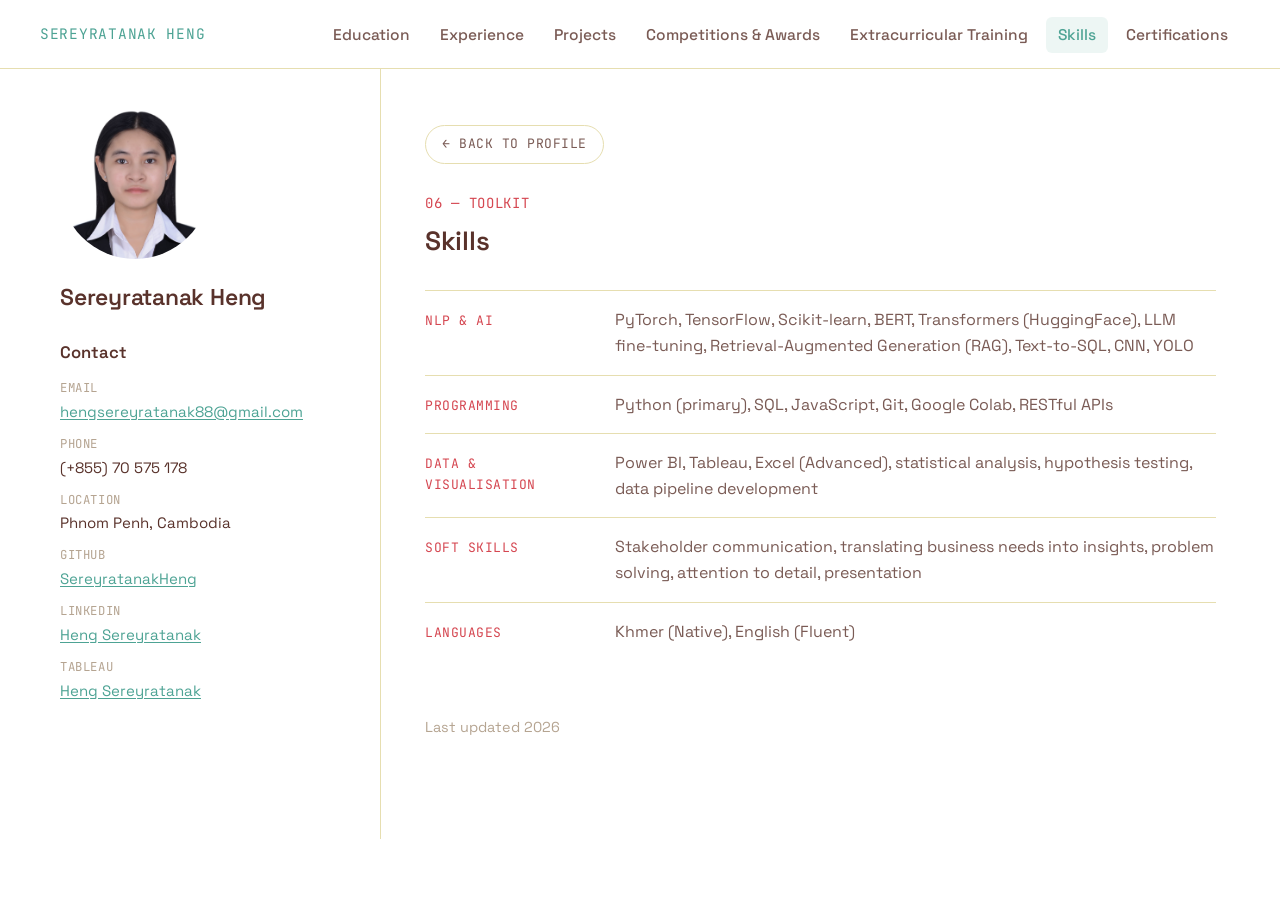
<file: skills.html>
<!DOCTYPE html>
<html lang="en">
<head>
<meta charset="UTF-8">
<meta name="viewport" content="width=device-width, initial-scale=1.0">
<title>Skills — Sereyratanak Heng</title>
<link rel="preconnect" href="https://fonts.googleapis.com">
<link rel="preconnect" href="https://fonts.gstatic.com" crossorigin>
<link href="https://fonts.googleapis.com/css2?family=Space+Grotesk:wght@300;400;500;600;700&family=JetBrains+Mono:wght@400;500;700&display=swap" rel="stylesheet">
<style>
  :root{
    --bg: #ffffff;
    --surface: #FFFCC7;
    --line: #E6DEB0;
    --text: #59322B;
    --text-muted: #7A5B55;
    --gold: #4DA394;
    --teal: #D54751;
    --highlight: #EF9A48;
  }

  *{ box-sizing: border-box; }

  body{
    margin: 0;
    background: var(--bg);
    color: var(--text);
    font-family: 'Space Grotesk', sans-serif;
    line-height: 1.6;
    font-size: 17.5px;
    -webkit-font-smoothing: antialiased;
  }

  a{ color: var(--teal); text-decoration: none; }
  a:hover{ text-decoration: underline; }

  h1, h2, h3{ font-family: 'Space Grotesk', sans-serif; font-weight: 600; letter-spacing: -0.01em; }

  /* ---------- TOP HEADER ---------- */
  header{
    position: sticky;
    top: 0;
    z-index: 100;
    background: #ffffff;
    border-bottom: 1px solid var(--line);
  }
  .header-inner{
    max-width: none;
    padding: 20px 40px;
    display: flex;
    align-items: center;
    justify-content: space-between;
  }
  .header-mark{
    font-family: 'JetBrains Mono', monospace;
    font-size: 14.5px;
    color: var(--gold);
    letter-spacing: 0.05em;
  }
  .header-nav{ display: flex; gap: 6px; list-style: none; margin: 0; padding: 0; flex-wrap: wrap; justify-content: flex-end; }
  .header-nav a{
    font-size: 15.5px;
    color: var(--text-muted);
    text-decoration: none;
    padding: 8px 12px;
    border-radius: 6px;
    font-weight: 500;
    transition: color .2s, background .2s;
    white-space: nowrap;
  }
  .header-nav a:hover{ color: var(--text); background: var(--surface); }
  .header-nav a.active{ color: var(--gold); background: rgba(77,163,148,0.10); }
  .header-toggle{
    display: none;
    background: none;
    border: 1px solid var(--line);
    color: var(--text);
    border-radius: 6px;
    padding: 8px 12px;
    font-size: 15.5px;
  }
  @media (max-width: 900px){
    .header-nav{
      position: fixed; top: 60px; left: 0; right: 0; bottom: 0;
      background: #ffffff; flex-direction: column; padding: 24px;
      transform: translateX(100%); transition: transform .25s ease;
    }
    .header-nav.open{ transform: translateX(0); }
    .header-nav a{ font-size: 20px; padding: 14px 0; border-bottom: 1px solid var(--line); border-radius: 0; }
    .header-toggle{ display: block; }
  }

  .layout{
    display: flex;
    max-width: none;
    padding: 0 40px;
    align-items: flex-start;
  }

  /* ---------- SIDEBAR ---------- */
  .sidebar{
    width: 300px;
    flex-shrink: 0;
    padding: 40px 8px 56px 20px;
    position: sticky;
    top: 61px;
    align-self: flex-start;
    max-height: calc(100vh - 61px);
    overflow-y: auto;
  }

  .sidebar img{
    width: 150px; height: 150px;
    border-radius: 50%;
    object-fit: cover;
    display: block;
    margin-bottom: 20px;
  }

  .sidebar .photo-placeholder{
    width: 150px; height: 150px;
    border-radius: 50%;
    background: var(--surface);
    border: 1px solid var(--line);
    color: #B5A491;
    display: flex; align-items: center; justify-content: center;
    text-align: center; font-size: 0.86rem;
    margin-bottom: 20px;
  }

  .sidebar h1{ font-size: 1.43rem; margin: 0 0 24px; }
  .sidebar .role{ color: var(--text-muted); font-size: 0.97rem; margin-bottom: 24px; }

  .sidebar .contact-heading{
    font-family: 'Space Grotesk', sans-serif;
    font-size: 1.04rem;
    font-weight: 600;
    color: var(--text);
    margin-bottom: 12px;
  }

  .sidebar .contact-list{ list-style: none; padding: 0; margin: 0; font-size: 0.94rem; }
  .sidebar .contact-list li{ margin-bottom: 10px; }
  .sidebar .contact-list span{
    display: block; font-family: 'JetBrains Mono', monospace;
    color: #B5A491; font-size: 0.77rem; text-transform: uppercase;
    letter-spacing: 0.05em; margin-bottom: 2px;
  }
  .sidebar .contact-list a{
    color: var(--gold);
    text-decoration: underline;
    text-underline-offset: 2px;
    overflow-wrap: break-word;
  }
  .sidebar .contact-list a:hover{
    color: var(--teal);
  }

  /* ---------- DIVIDER ---------- */
  .divider{
    width: 1px;
    align-self: stretch;
    background: var(--line);
    margin-left: 40px;
    flex-shrink: 0;
  }

  /* ---------- MAIN ---------- */
  main{
    flex: 1; min-width: 0;
    padding: 56px 24px 100px 44px;
  }

  main > p.intro{
    margin: 0 0 40px; max-width: 640px;
    color: var(--text-muted); font-size: 17.5px;
  }

  section{ margin-bottom: 56px; }

  .section-head{ margin-bottom: 28px; }
  .section-head .index{
    font-family: 'JetBrains Mono', monospace; font-size: 14px;
    color: var(--teal); letter-spacing: 0.05em;
  }
  .section-head h2{ font-size: 1.65rem; margin: 6px 0 0; }

  /* keep long-form rows at a readable measure on very wide screens */
  .exp-item, .proj-item, .award-item, .skill-row{ max-width: 1240px; }

  /* ---------- EXPERIENCE ---------- */
  .exp-item{
    display: grid; grid-template-columns: 150px 1fr; gap: 24px;
    padding: 24px 0; border-top: 1px solid var(--line);
  }
  .exp-item:first-of-type{ border-top: none; padding-top: 0; }
  .exp-date{ font-family: 'JetBrains Mono', monospace; font-size: 14px; color: var(--text-muted); }
  .exp-role h3{ font-size: 1.16rem; font-weight: 600; margin: 0; }
  .exp-org{ color: var(--teal); font-size: 15px; margin-top: 2px; font-weight: 500; }
  .exp-org a{
    color: var(--gold);
    text-decoration: underline;
    text-underline-offset: 2px;
  }
  .exp-org a:hover{
    color: var(--teal);
  }
  .exp-list{ margin: 12px 0 0; padding: 0; list-style: none; }
  .exp-list li{
    position: relative; padding-left: 20px; margin-bottom: 8px;
    color: var(--text-muted); font-size: 16px;
  }
  .exp-list li::before{
    content: ''; position: absolute; left: 2px; top: 0.6em;
    width: 6px; height: 6px; border-radius: 50%;
    background: var(--text-muted);
  }

  @media (max-width: 700px){
    .exp-item{ grid-template-columns: 1fr; gap: 8px; }
  }

  /* ---------- PROJECTS ---------- */
  .proj-item{
    display: grid; grid-template-columns: 150px 1fr; gap: 24px;
    padding: 24px 0; border-top: 1px solid var(--line);
  }
  .proj-item:first-of-type{ border-top: none; padding-top: 0; }
  .proj-item .metric{
    font-family: 'JetBrains Mono', monospace; font-size: 1.26rem;
    color: var(--gold); font-weight: 700;
  }
  .proj-item .metric-label{ font-size: 14px; color: var(--text-muted); margin-left: 6px; }

  @media (max-width: 700px){
    .proj-item{ grid-template-columns: 1fr; gap: 8px; }
  }

  /* ---------- AWARD-STYLE LIST (reused for training) ---------- */
  .award-item{
    display: flex; gap: 20px; padding: 22px 0;
    border-top: 1px solid var(--line); align-items: flex-start;
  }
  .award-item:first-of-type{ border-top: none; padding-top: 0; }
  .award-badge{
    flex-shrink: 0; width: 52px; height: 52px; border-radius: 50%;
    border: 1px solid var(--gold); display: flex; align-items: center; justify-content: center;
    font-family: 'JetBrains Mono', monospace; font-size: 11.5px; color: var(--gold);
    text-align: center; font-weight: 700; line-height: 1.2;
  }
  .award-content h3{ font-size: 1.1rem; margin: 0; }
  .award-content .meta{ font-size: 14px; color: var(--teal); margin-top: 2px; font-weight: 500; }
  .award-content p{ margin: 8px 0 0; color: var(--text-muted); font-size: 16px; max-width: 580px; }
  /* ---------- SKILLS ---------- */
  .skill-row{
    display: grid; grid-template-columns: 170px 1fr; gap: 20px;
    padding: 16px 0; border-top: 1px solid var(--line);
    font-size: 16px; align-items: baseline;
  }
  .skill-row:first-of-type{ border-top: none; padding-top: 0; }
  .skill-label{
    font-family: 'JetBrains Mono', monospace; font-size: 13px;
    color: var(--teal); text-transform: uppercase; letter-spacing: 0.04em;
  }
  .skill-value{ color: var(--text-muted); }
  @media (max-width: 700px){
    .skill-row{ grid-template-columns: 1fr; gap: 4px; }
  }

  /* ---------- DETAIL PAGE ---------- */
  .back-link{
    display: inline-flex; align-items: center; gap: 8px;
    margin-bottom: 28px; padding: 8px 16px;
    border: 1px solid var(--line); border-radius: 999px;
    font-family: 'JetBrains Mono', monospace;
    font-size: 13px; color: var(--text-muted);
    letter-spacing: 0.04em; text-decoration: none;
    transition: border-color .2s, color .2s, background .2s;
  }
  .back-link:hover{
    border-color: var(--gold); color: var(--gold); background: var(--surface);
    text-decoration: none;
  }
  footer{ color: #B5A491; font-size: 0.9rem; margin-top: 10px; }

  @media (max-width: 760px){
    .header-inner{ padding: 16px 20px; }
    .layout{ flex-direction: column; padding: 0; }
    .divider{ display: none; }
    .sidebar{
      width: 100%; position: static;
      padding: 32px 20px 24px; border-bottom: 1px solid var(--line);
    }
    main{ padding: 32px 20px 60px; }
  }
</style>
</head>
<body>

<header>
  <div class="header-inner">
    <div class="header-mark"><a href="index.html" style="color:inherit">SEREYRATANAK HENG</a></div>
    <button class="header-toggle" id="headerToggle" aria-label="Toggle navigation">&#9776;</button>
    <ul class="header-nav" id="headerNav">
      <li><a href="education.html">Education</a></li>
      <li><a href="experience.html">Experience</a></li>
      <li><a href="projects.html">Projects</a></li>
      <li><a href="awards.html">Competitions &amp; Awards</a></li>
      <li><a href="training.html">Extracurricular Training</a></li>
      <li><a href="skills.html" class="active" aria-current="page">Skills</a></li>
      <li><a href="certifications.html">Certifications</a></li>
    </ul>
  </div>
</header>

<div class="layout">

  <aside class="sidebar">
    <!-- Replace src below with your photo, e.g. "photo.jpg" placed in the same folder -->
    <img src="photo.jpg" alt="Sereyratanak Heng" onerror="this.style.display='none'; this.nextElementSibling.style.display='flex';">
    <div class="photo-placeholder" style="display:none;">Add photo.jpg<br>to this folder</div>

    <h1>Sereyratanak Heng</h1>

    <div class="contact-heading">Contact</div>
    <ul class="contact-list">
      <li><span>Email</span><a href="mailto:hengsereyratanak88@gmail.com">hengsereyratanak88<wbr>@gmail.com</a></li>
      <li><span>Phone</span>(+855) 70 575 178</li>
      <li><span>Location</span>Phnom Penh, Cambodia</li>
      <li><span>GitHub</span><a href="https://github.com/SereyratanakHeng" target="_blank" rel="noopener">SereyratanakHeng</a></li>
      <li><span>LinkedIn</span><a href="https://linkedin.com/in/heng-sereyratanak" target="_blank" rel="noopener">Heng Sereyratanak</a></li>
      <li><span>Tableau</span><a href="https://public.tableau.com/app/profile/sereyratanak.heng/vizzes" target="_blank" rel="noopener">Heng Sereyratanak</a></li>
    </ul>
  </aside>

  <div class="divider"></div>

  <main>

    <a class="back-link" href="index.html">&#8592; BACK TO PROFILE</a>

    <section id="skills">
      <div class="section-head">
        <div class="index">06 — TOOLKIT</div>
        <h2>Skills</h2>
      </div>

      <div class="skill-row">
        <div class="skill-label">NLP &amp; AI</div>
        <div class="skill-value">PyTorch, TensorFlow, Scikit-learn, BERT, Transformers (HuggingFace), LLM fine-tuning, Retrieval-Augmented Generation (RAG), Text-to-SQL, CNN, YOLO</div>
      </div>
      <div class="skill-row">
        <div class="skill-label">Programming</div>
        <div class="skill-value">Python (primary), SQL, JavaScript, Git, Google Colab, RESTful APIs</div>
      </div>
      <div class="skill-row">
        <div class="skill-label">Data &amp; Visualisation</div>
        <div class="skill-value">Power BI, Tableau, Excel (Advanced), statistical analysis, hypothesis testing, data pipeline development</div>
      </div>
      <div class="skill-row">
        <div class="skill-label">Soft Skills</div>
        <div class="skill-value">Stakeholder communication, translating business needs into insights, problem solving, attention to detail, presentation</div>
      </div>
      <div class="skill-row">
        <div class="skill-label">Languages</div>
        <div class="skill-value">Khmer (Native), English (Fluent)</div>
      </div>

    </section>

    <footer>Last updated 2026</footer>
  </main>

</div>

<script>
  // mobile nav toggle
  const toggle = document.getElementById('headerToggle');
  const navList = document.getElementById('headerNav');
  toggle.addEventListener('click', () => navList.classList.toggle('open'));
  navList.querySelectorAll('a').forEach(a => a.addEventListener('click', () => navList.classList.remove('open')));
</script>

</body>
</html>
</file>
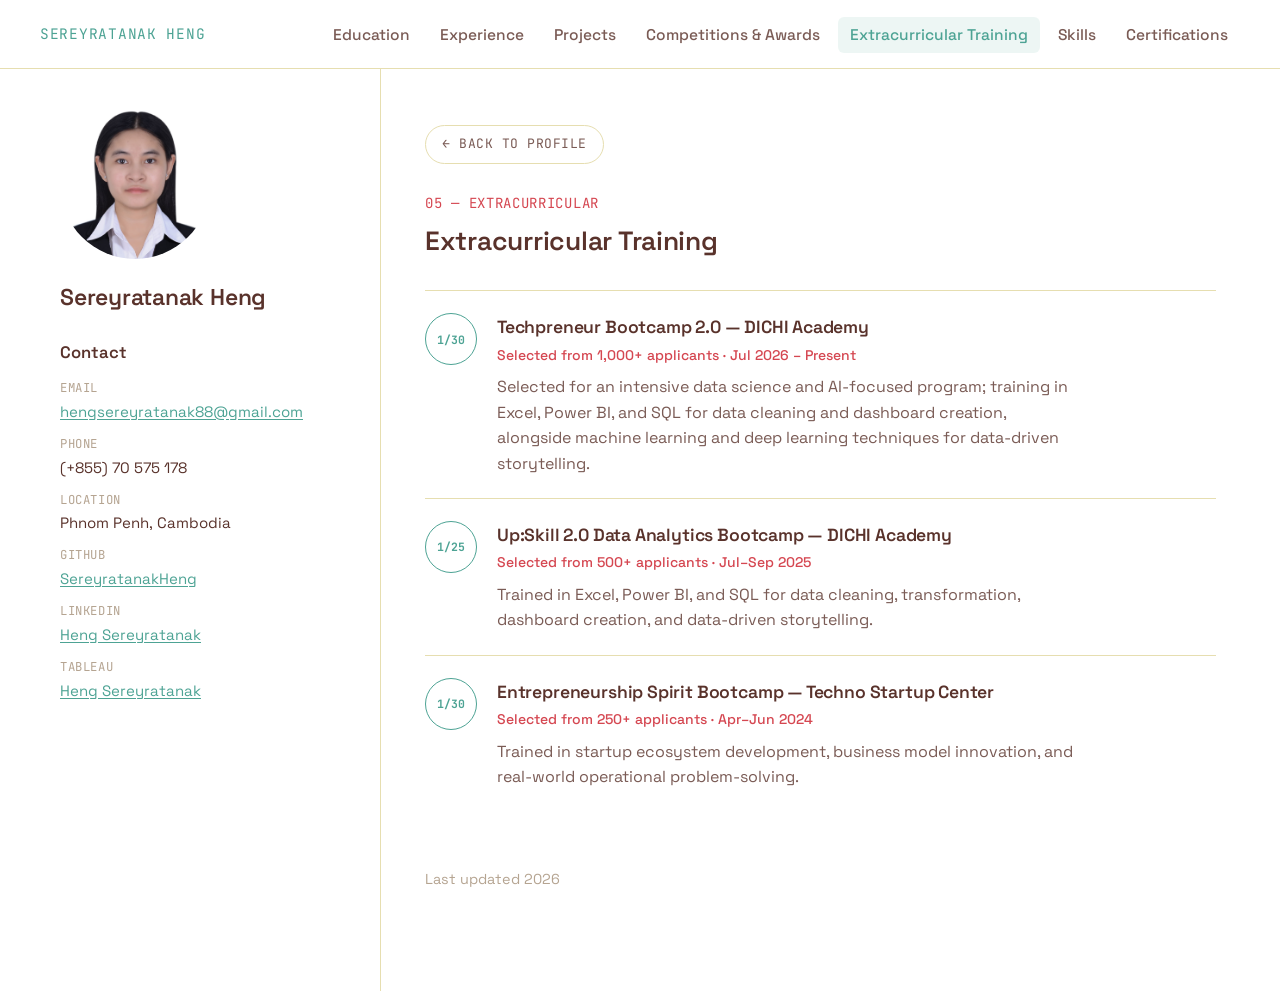
<file: training.html>
<!DOCTYPE html>
<html lang="en">
<head>
<meta charset="UTF-8">
<meta name="viewport" content="width=device-width, initial-scale=1.0">
<title>Extracurricular Training — Sereyratanak Heng</title>
<link rel="preconnect" href="https://fonts.googleapis.com">
<link rel="preconnect" href="https://fonts.gstatic.com" crossorigin>
<link href="https://fonts.googleapis.com/css2?family=Space+Grotesk:wght@300;400;500;600;700&family=JetBrains+Mono:wght@400;500;700&display=swap" rel="stylesheet">
<style>
  :root{
    --bg: #ffffff;
    --surface: #FFFCC7;
    --line: #E6DEB0;
    --text: #59322B;
    --text-muted: #7A5B55;
    --gold: #4DA394;
    --teal: #D54751;
    --highlight: #EF9A48;
  }

  *{ box-sizing: border-box; }

  body{
    margin: 0;
    background: var(--bg);
    color: var(--text);
    font-family: 'Space Grotesk', sans-serif;
    line-height: 1.6;
    font-size: 17.5px;
    -webkit-font-smoothing: antialiased;
  }

  a{ color: var(--teal); text-decoration: none; }
  a:hover{ text-decoration: underline; }

  h1, h2, h3{ font-family: 'Space Grotesk', sans-serif; font-weight: 600; letter-spacing: -0.01em; }

  /* ---------- TOP HEADER ---------- */
  header{
    position: sticky;
    top: 0;
    z-index: 100;
    background: #ffffff;
    border-bottom: 1px solid var(--line);
  }
  .header-inner{
    max-width: none;
    padding: 20px 40px;
    display: flex;
    align-items: center;
    justify-content: space-between;
  }
  .header-mark{
    font-family: 'JetBrains Mono', monospace;
    font-size: 14.5px;
    color: var(--gold);
    letter-spacing: 0.05em;
  }
  .header-nav{ display: flex; gap: 6px; list-style: none; margin: 0; padding: 0; flex-wrap: wrap; justify-content: flex-end; }
  .header-nav a{
    font-size: 15.5px;
    color: var(--text-muted);
    text-decoration: none;
    padding: 8px 12px;
    border-radius: 6px;
    font-weight: 500;
    transition: color .2s, background .2s;
    white-space: nowrap;
  }
  .header-nav a:hover{ color: var(--text); background: var(--surface); }
  .header-nav a.active{ color: var(--gold); background: rgba(77,163,148,0.10); }
  .header-toggle{
    display: none;
    background: none;
    border: 1px solid var(--line);
    color: var(--text);
    border-radius: 6px;
    padding: 8px 12px;
    font-size: 15.5px;
  }
  @media (max-width: 900px){
    .header-nav{
      position: fixed; top: 60px; left: 0; right: 0; bottom: 0;
      background: #ffffff; flex-direction: column; padding: 24px;
      transform: translateX(100%); transition: transform .25s ease;
    }
    .header-nav.open{ transform: translateX(0); }
    .header-nav a{ font-size: 20px; padding: 14px 0; border-bottom: 1px solid var(--line); border-radius: 0; }
    .header-toggle{ display: block; }
  }

  .layout{
    display: flex;
    max-width: none;
    padding: 0 40px;
    align-items: flex-start;
  }

  /* ---------- SIDEBAR ---------- */
  .sidebar{
    width: 300px;
    flex-shrink: 0;
    padding: 40px 8px 56px 20px;
    position: sticky;
    top: 61px;
    align-self: flex-start;
    max-height: calc(100vh - 61px);
    overflow-y: auto;
  }

  .sidebar img{
    width: 150px; height: 150px;
    border-radius: 50%;
    object-fit: cover;
    display: block;
    margin-bottom: 20px;
  }

  .sidebar .photo-placeholder{
    width: 150px; height: 150px;
    border-radius: 50%;
    background: var(--surface);
    border: 1px solid var(--line);
    color: #B5A491;
    display: flex; align-items: center; justify-content: center;
    text-align: center; font-size: 0.86rem;
    margin-bottom: 20px;
  }

  .sidebar h1{ font-size: 1.43rem; margin: 0 0 24px; }
  .sidebar .role{ color: var(--text-muted); font-size: 0.97rem; margin-bottom: 24px; }

  .sidebar .contact-heading{
    font-family: 'Space Grotesk', sans-serif;
    font-size: 1.04rem;
    font-weight: 600;
    color: var(--text);
    margin-bottom: 12px;
  }

  .sidebar .contact-list{ list-style: none; padding: 0; margin: 0; font-size: 0.94rem; }
  .sidebar .contact-list li{ margin-bottom: 10px; }
  .sidebar .contact-list span{
    display: block; font-family: 'JetBrains Mono', monospace;
    color: #B5A491; font-size: 0.77rem; text-transform: uppercase;
    letter-spacing: 0.05em; margin-bottom: 2px;
  }
  .sidebar .contact-list a{
    color: var(--gold);
    text-decoration: underline;
    text-underline-offset: 2px;
    overflow-wrap: break-word;
  }
  .sidebar .contact-list a:hover{
    color: var(--teal);
  }

  /* ---------- DIVIDER ---------- */
  .divider{
    width: 1px;
    align-self: stretch;
    background: var(--line);
    margin-left: 40px;
    flex-shrink: 0;
  }

  /* ---------- MAIN ---------- */
  main{
    flex: 1; min-width: 0;
    padding: 56px 24px 100px 44px;
  }

  main > p.intro{
    margin: 0 0 40px; max-width: 640px;
    color: var(--text-muted); font-size: 17.5px;
  }

  section{ margin-bottom: 56px; }

  .section-head{ margin-bottom: 28px; }
  .section-head .index{
    font-family: 'JetBrains Mono', monospace; font-size: 14px;
    color: var(--teal); letter-spacing: 0.05em;
  }
  .section-head h2{ font-size: 1.65rem; margin: 6px 0 0; }

  /* keep long-form rows at a readable measure on very wide screens */
  .exp-item, .proj-item, .award-item, .skill-row{ max-width: 1240px; }

  /* ---------- EXPERIENCE ---------- */
  .exp-item{
    display: grid; grid-template-columns: 150px 1fr; gap: 24px;
    padding: 24px 0; border-top: 1px solid var(--line);
  }
  .exp-item:first-of-type{ border-top: none; padding-top: 0; }
  .exp-date{ font-family: 'JetBrains Mono', monospace; font-size: 14px; color: var(--text-muted); }
  .exp-role h3{ font-size: 1.16rem; font-weight: 600; margin: 0; }
  .exp-org{ color: var(--teal); font-size: 15px; margin-top: 2px; font-weight: 500; }
  .exp-org a{
    color: var(--gold);
    text-decoration: underline;
    text-underline-offset: 2px;
  }
  .exp-org a:hover{
    color: var(--teal);
  }
  .exp-list{ margin: 12px 0 0; padding: 0; list-style: none; }
  .exp-list li{
    position: relative; padding-left: 20px; margin-bottom: 8px;
    color: var(--text-muted); font-size: 16px;
  }
  .exp-list li::before{
    content: ''; position: absolute; left: 2px; top: 0.6em;
    width: 6px; height: 6px; border-radius: 50%;
    background: var(--text-muted);
  }

  @media (max-width: 700px){
    .exp-item{ grid-template-columns: 1fr; gap: 8px; }
  }

  /* ---------- PROJECTS ---------- */
  .proj-item{
    display: grid; grid-template-columns: 150px 1fr; gap: 24px;
    padding: 24px 0; border-top: 1px solid var(--line);
  }
  .proj-item:first-of-type{ border-top: none; padding-top: 0; }
  .proj-item .metric{
    font-family: 'JetBrains Mono', monospace; font-size: 1.26rem;
    color: var(--gold); font-weight: 700;
  }
  .proj-item .metric-label{ font-size: 14px; color: var(--text-muted); margin-left: 6px; }

  @media (max-width: 700px){
    .proj-item{ grid-template-columns: 1fr; gap: 8px; }
  }

  /* ---------- AWARD-STYLE LIST (reused for training) ---------- */
  .award-item{
    display: flex; gap: 20px; padding: 22px 0;
    border-top: 1px solid var(--line); align-items: flex-start;
  }
  .award-item:first-of-type{ border-top: none; padding-top: 0; }
  .award-badge{
    flex-shrink: 0; width: 52px; height: 52px; border-radius: 50%;
    border: 1px solid var(--gold); display: flex; align-items: center; justify-content: center;
    font-family: 'JetBrains Mono', monospace; font-size: 11.5px; color: var(--gold);
    text-align: center; font-weight: 700; line-height: 1.2;
  }
  .award-content h3{ font-size: 1.1rem; margin: 0; }
  .award-content .meta{ font-size: 14px; color: var(--teal); margin-top: 2px; font-weight: 500; }
  .award-content p{ margin: 8px 0 0; color: var(--text-muted); font-size: 16px; max-width: 580px; }
  /* ---------- SKILLS ---------- */
  .skill-row{
    display: grid; grid-template-columns: 170px 1fr; gap: 20px;
    padding: 16px 0; border-top: 1px solid var(--line);
    font-size: 16px; align-items: baseline;
  }
  .skill-row:first-of-type{ border-top: none; padding-top: 0; }
  .skill-label{
    font-family: 'JetBrains Mono', monospace; font-size: 13px;
    color: var(--teal); text-transform: uppercase; letter-spacing: 0.04em;
  }
  .skill-value{ color: var(--text-muted); }
  @media (max-width: 700px){
    .skill-row{ grid-template-columns: 1fr; gap: 4px; }
  }

  /* ---------- DETAIL PAGE ---------- */
  .back-link{
    display: inline-flex; align-items: center; gap: 8px;
    margin-bottom: 28px; padding: 8px 16px;
    border: 1px solid var(--line); border-radius: 999px;
    font-family: 'JetBrains Mono', monospace;
    font-size: 13px; color: var(--text-muted);
    letter-spacing: 0.04em; text-decoration: none;
    transition: border-color .2s, color .2s, background .2s;
  }
  .back-link:hover{
    border-color: var(--gold); color: var(--gold); background: var(--surface);
    text-decoration: none;
  }
  footer{ color: #B5A491; font-size: 0.9rem; margin-top: 10px; }

  @media (max-width: 760px){
    .header-inner{ padding: 16px 20px; }
    .layout{ flex-direction: column; padding: 0; }
    .divider{ display: none; }
    .sidebar{
      width: 100%; position: static;
      padding: 32px 20px 24px; border-bottom: 1px solid var(--line);
    }
    main{ padding: 32px 20px 60px; }
  }
</style>
</head>
<body>

<header>
  <div class="header-inner">
    <div class="header-mark"><a href="index.html" style="color:inherit">SEREYRATANAK HENG</a></div>
    <button class="header-toggle" id="headerToggle" aria-label="Toggle navigation">&#9776;</button>
    <ul class="header-nav" id="headerNav">
      <li><a href="education.html">Education</a></li>
      <li><a href="experience.html">Experience</a></li>
      <li><a href="projects.html">Projects</a></li>
      <li><a href="awards.html">Competitions &amp; Awards</a></li>
      <li><a href="training.html" class="active" aria-current="page">Extracurricular Training</a></li>
      <li><a href="skills.html">Skills</a></li>
      <li><a href="certifications.html">Certifications</a></li>
    </ul>
  </div>
</header>

<div class="layout">

  <aside class="sidebar">
    <!-- Replace src below with your photo, e.g. "photo.jpg" placed in the same folder -->
    <img src="photo.jpg" alt="Sereyratanak Heng" onerror="this.style.display='none'; this.nextElementSibling.style.display='flex';">
    <div class="photo-placeholder" style="display:none;">Add photo.jpg<br>to this folder</div>

    <h1>Sereyratanak Heng</h1>

    <div class="contact-heading">Contact</div>
    <ul class="contact-list">
      <li><span>Email</span><a href="mailto:hengsereyratanak88@gmail.com">hengsereyratanak88<wbr>@gmail.com</a></li>
      <li><span>Phone</span>(+855) 70 575 178</li>
      <li><span>Location</span>Phnom Penh, Cambodia</li>
      <li><span>GitHub</span><a href="https://github.com/SereyratanakHeng" target="_blank" rel="noopener">SereyratanakHeng</a></li>
      <li><span>LinkedIn</span><a href="https://linkedin.com/in/heng-sereyratanak" target="_blank" rel="noopener">Heng Sereyratanak</a></li>
      <li><span>Tableau</span><a href="https://public.tableau.com/app/profile/sereyratanak.heng/vizzes" target="_blank" rel="noopener">Heng Sereyratanak</a></li>
    </ul>
  </aside>

  <div class="divider"></div>

  <main>

    <a class="back-link" href="index.html">&#8592; BACK TO PROFILE</a>

    <section id="training">
      <div class="section-head">
        <div class="index">05 — EXTRACURRICULAR</div>
        <h2>Extracurricular Training</h2>
      </div>

      <div class="award-item">
        <div class="award-badge">1/30</div>
        <div class="award-content">
          <h3>Techpreneur Bootcamp 2.0 — DICHI Academy</h3>
          <div class="meta">Selected from 1,000+ applicants · Jul 2026 – Present</div>
          <p>Selected for an intensive data science and AI-focused program; training in Excel, Power BI, and SQL for data cleaning and dashboard creation, alongside machine learning and deep learning techniques for data-driven storytelling.</p>
        </div>
      </div>

      <div class="award-item">
        <div class="award-badge">1/25</div>
        <div class="award-content">
          <h3>Up:Skill 2.0 Data Analytics Bootcamp — DICHI Academy</h3>
          <div class="meta">Selected from 500+ applicants · Jul–Sep 2025</div>
          <p>Trained in Excel, Power BI, and SQL for data cleaning, transformation, dashboard creation, and data-driven storytelling.</p>
        </div>
      </div>

      <div class="award-item">
        <div class="award-badge">1/30</div>
        <div class="award-content">
          <h3>Entrepreneurship Spirit Bootcamp — Techno Startup Center</h3>
          <div class="meta">Selected from 250+ applicants · Apr–Jun 2024</div>
          <p>Trained in startup ecosystem development, business model innovation, and real-world operational problem-solving.</p>
        </div>
      </div>

    </section>

    <footer>Last updated 2026</footer>
  </main>

</div>

<script>
  // mobile nav toggle
  const toggle = document.getElementById('headerToggle');
  const navList = document.getElementById('headerNav');
  toggle.addEventListener('click', () => navList.classList.toggle('open'));
  navList.querySelectorAll('a').forEach(a => a.addEventListener('click', () => navList.classList.remove('open')));
</script>

</body>
</html>
</file>
